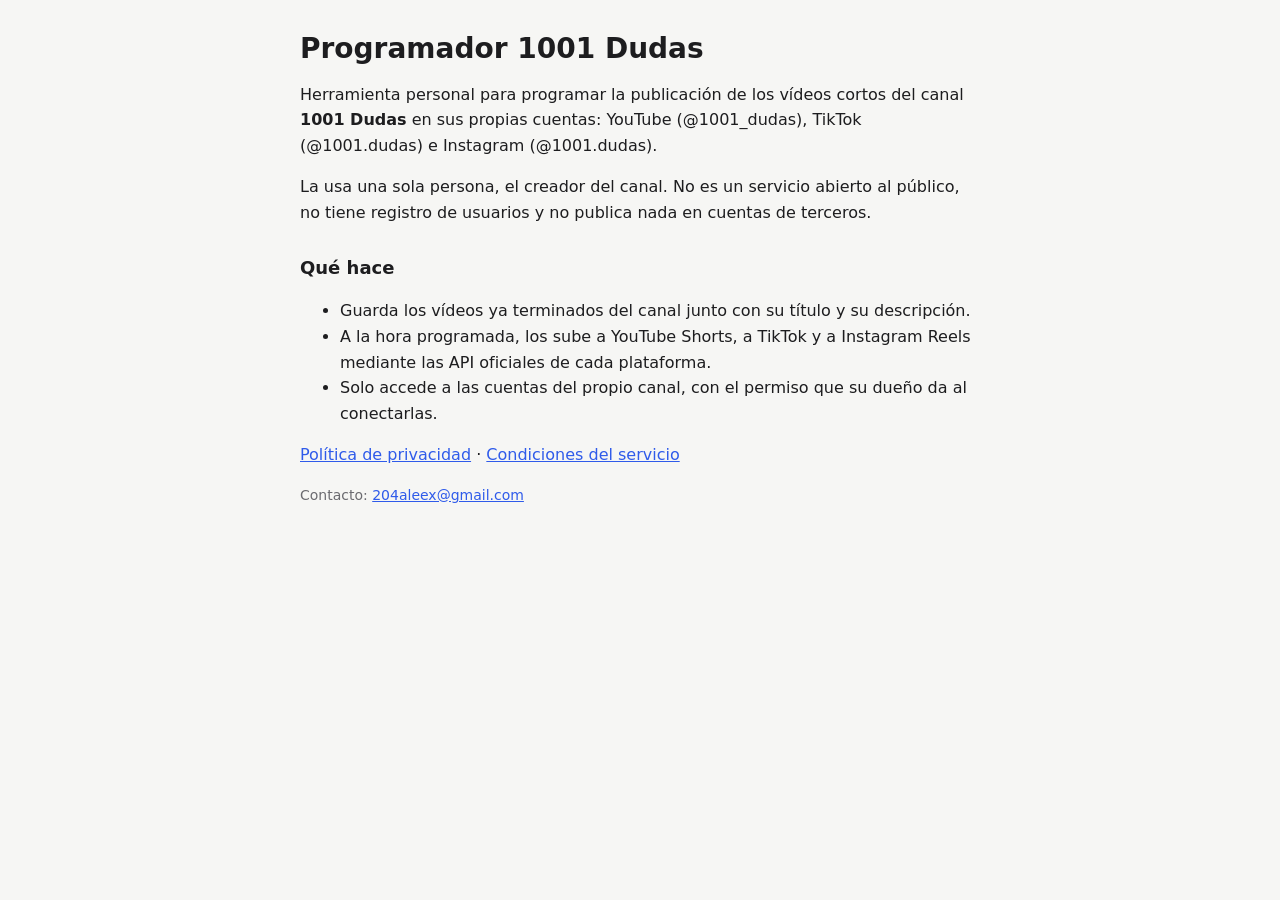
<file: index.html>
<!doctype html>
<html lang="es">
<head>
<meta charset="utf-8">
<meta name="viewport" content="width=device-width, initial-scale=1">
<title>Programador 1001 Dudas</title>
<link rel="stylesheet" href="estilo.css">
</head>
<body>
<main>
  <h1>Programador 1001 Dudas</h1>
  <p>Herramienta personal para programar la publicación de los vídeos cortos del canal <b>1001 Dudas</b>
     en sus propias cuentas: YouTube (@1001_dudas), TikTok (@1001.dudas) e Instagram (@1001.dudas).</p>
  <p>La usa una sola persona, el creador del canal. No es un servicio abierto al público, no tiene registro de usuarios
     y no publica nada en cuentas de terceros.</p>
  <h2>Qué hace</h2>
  <ul>
    <li>Guarda los vídeos ya terminados del canal junto con su título y su descripción.</li>
    <li>A la hora programada, los sube a YouTube Shorts, a TikTok y a Instagram Reels mediante las API oficiales de cada plataforma.</li>
    <li>Solo accede a las cuentas del propio canal, con el permiso que su dueño da al conectarlas.</li>
  </ul>
  <p><a href="privacidad.html">Política de privacidad</a> · <a href="condiciones.html">Condiciones del servicio</a></p>
  <p class="pie">Contacto: <a href="mailto:204aleex@gmail.com">204aleex@gmail.com</a></p>
</main>
</body>
</html>
</file>
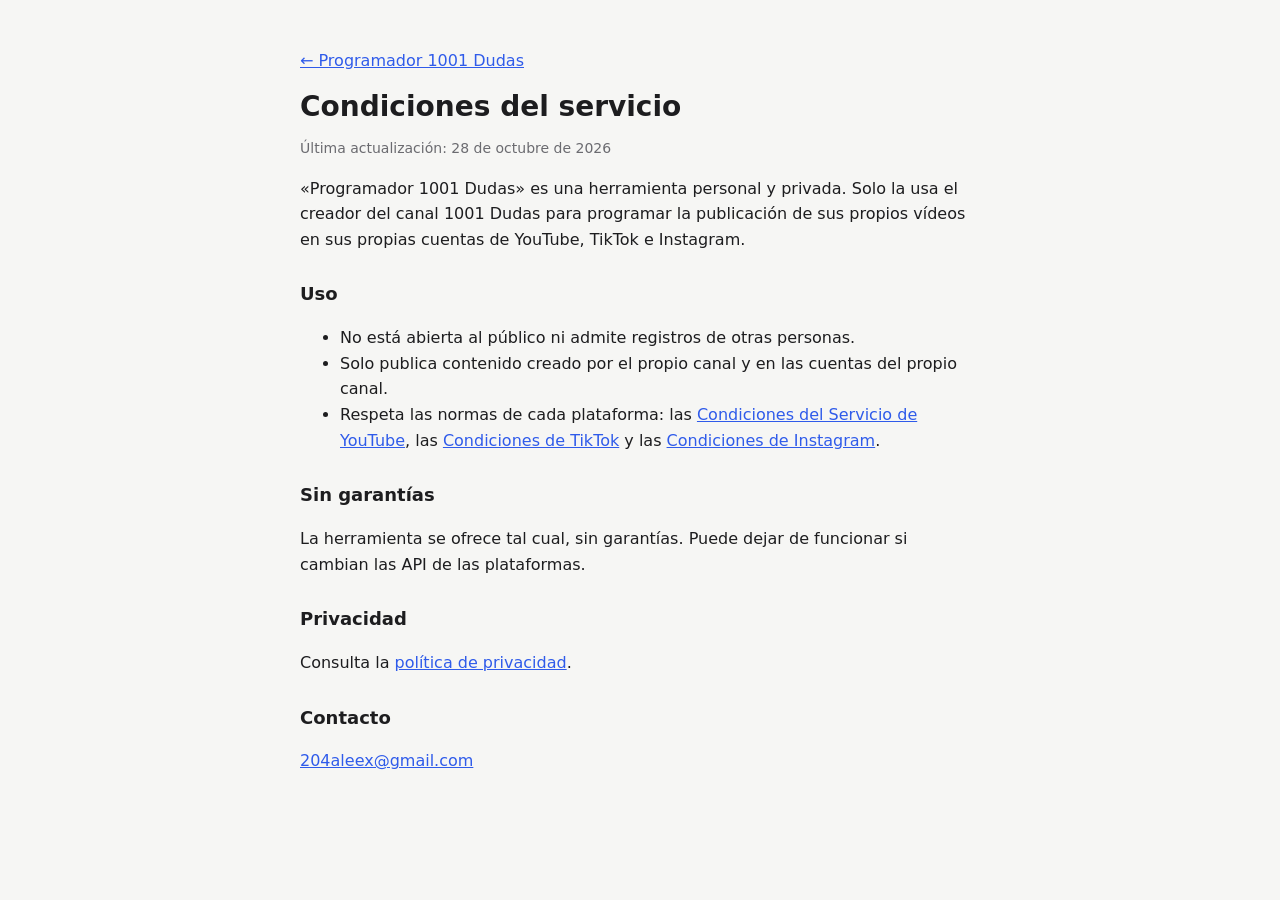
<file: condiciones.html>
<!doctype html>
<html lang="es">
<head>
<meta charset="utf-8">
<meta name="viewport" content="width=device-width, initial-scale=1">
<title>Condiciones · Programador 1001 Dudas</title>
<link rel="stylesheet" href="estilo.css">
</head>
<body>
<main>
  <p><a href="./">← Programador 1001 Dudas</a></p>
  <h1>Condiciones del servicio</h1>
  <p class="pie">Última actualización: 28 de octubre de 2026</p>

  <p>«Programador 1001 Dudas» es una herramienta personal y privada. Solo la usa el creador del canal 1001 Dudas para
     programar la publicación de sus propios vídeos en sus propias cuentas de YouTube, TikTok e Instagram.</p>

  <h2>Uso</h2>
  <ul>
    <li>No está abierta al público ni admite registros de otras personas.</li>
    <li>Solo publica contenido creado por el propio canal y en las cuentas del propio canal.</li>
    <li>Respeta las normas de cada plataforma: las
        <a href="https://www.youtube.com/t/terms">Condiciones del Servicio de YouTube</a>, las
        <a href="https://www.tiktok.com/legal/terms-of-service">Condiciones de TikTok</a> y las
        <a href="https://help.instagram.com/581066165581870">Condiciones de Instagram</a>.</li>
  </ul>

  <h2>Sin garantías</h2>
  <p>La herramienta se ofrece tal cual, sin garantías. Puede dejar de funcionar si cambian las API de las plataformas.</p>

  <h2>Privacidad</h2>
  <p>Consulta la <a href="privacidad.html">política de privacidad</a>.</p>

  <h2>Contacto</h2>
  <p><a href="mailto:204aleex@gmail.com">204aleex@gmail.com</a></p>
</main>
</body>
</html>
</file>
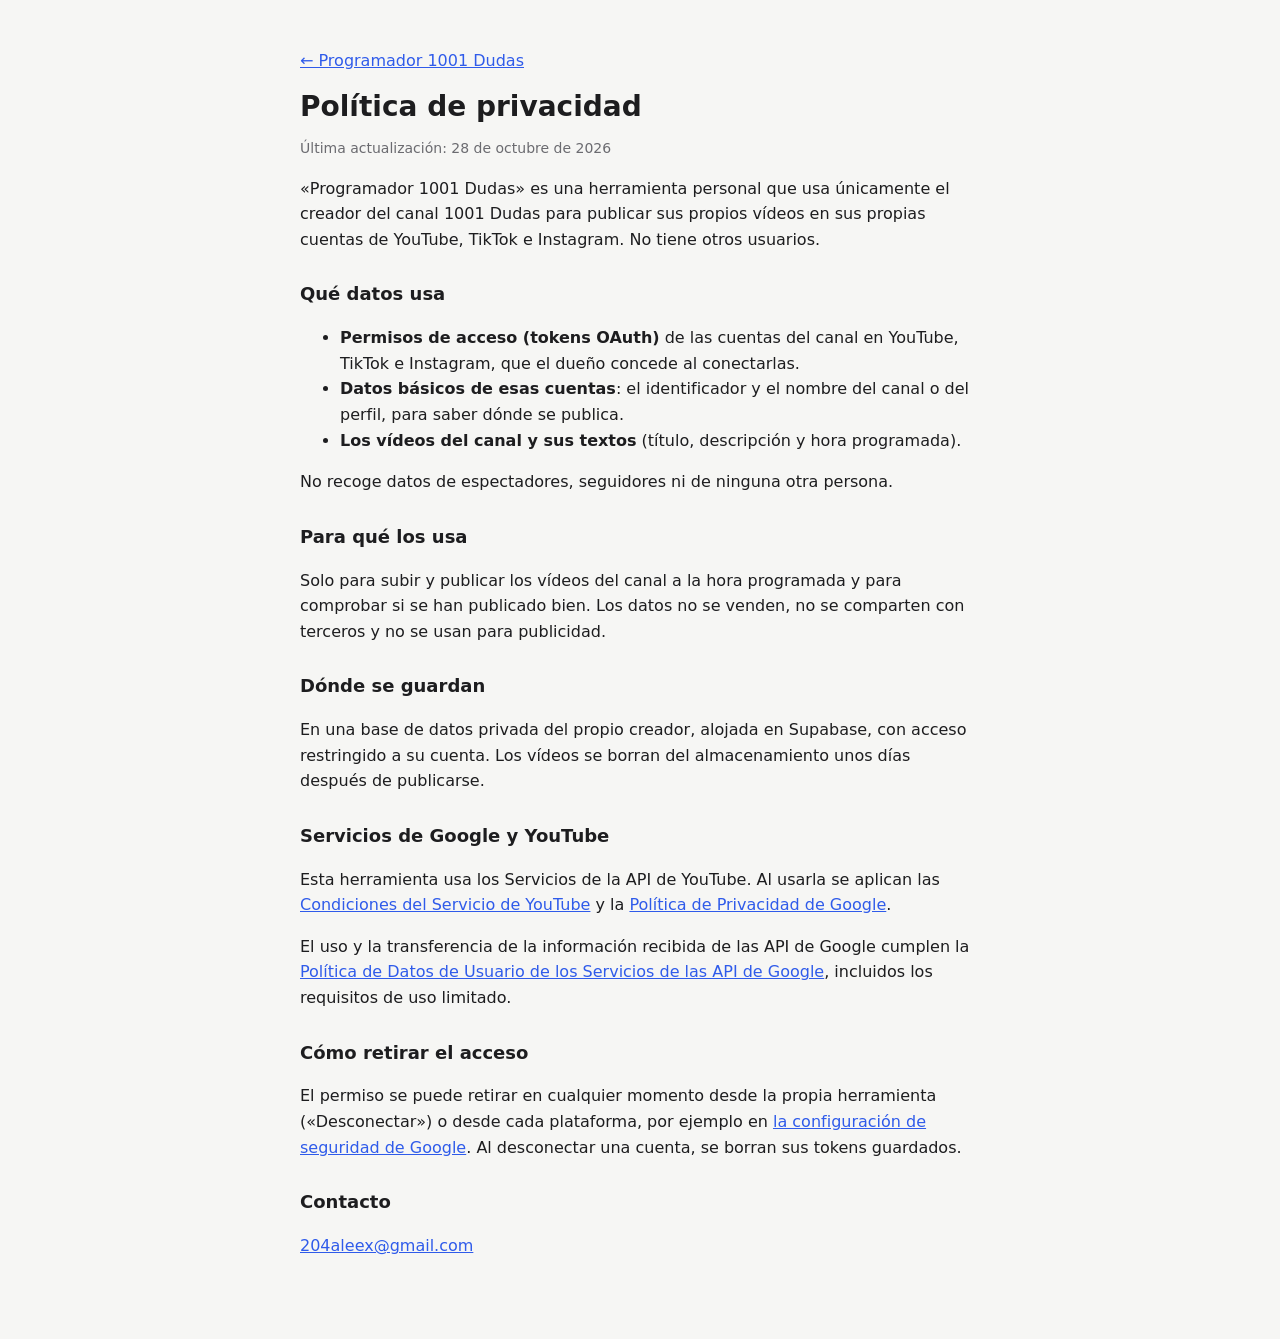
<file: privacidad.html>
<!doctype html>
<html lang="es">
<head>
<meta charset="utf-8">
<meta name="viewport" content="width=device-width, initial-scale=1">
<title>Privacidad · Programador 1001 Dudas</title>
<link rel="stylesheet" href="estilo.css">
</head>
<body>
<main>
  <p><a href="./">← Programador 1001 Dudas</a></p>
  <h1>Política de privacidad</h1>
  <p class="pie">Última actualización: 28 de octubre de 2026</p>

  <p>«Programador 1001 Dudas» es una herramienta personal que usa únicamente el creador del canal 1001 Dudas para
     publicar sus propios vídeos en sus propias cuentas de YouTube, TikTok e Instagram. No tiene otros usuarios.</p>

  <h2>Qué datos usa</h2>
  <ul>
    <li><b>Permisos de acceso (tokens OAuth)</b> de las cuentas del canal en YouTube, TikTok e Instagram, que el dueño
        concede al conectarlas.</li>
    <li><b>Datos básicos de esas cuentas</b>: el identificador y el nombre del canal o del perfil, para saber dónde se publica.</li>
    <li><b>Los vídeos del canal y sus textos</b> (título, descripción y hora programada).</li>
  </ul>
  <p>No recoge datos de espectadores, seguidores ni de ninguna otra persona.</p>

  <h2>Para qué los usa</h2>
  <p>Solo para subir y publicar los vídeos del canal a la hora programada y para comprobar si se han publicado bien.
     Los datos no se venden, no se comparten con terceros y no se usan para publicidad.</p>

  <h2>Dónde se guardan</h2>
  <p>En una base de datos privada del propio creador, alojada en Supabase, con acceso restringido a su cuenta.
     Los vídeos se borran del almacenamiento unos días después de publicarse.</p>

  <h2>Servicios de Google y YouTube</h2>
  <p>Esta herramienta usa los Servicios de la API de YouTube. Al usarla se aplican las
     <a href="https://www.youtube.com/t/terms">Condiciones del Servicio de YouTube</a> y la
     <a href="https://policies.google.com/privacy">Política de Privacidad de Google</a>.</p>
  <p>El uso y la transferencia de la información recibida de las API de Google cumplen la
     <a href="https://developers.google.com/terms/api-services-user-data-policy">Política de Datos de Usuario de los Servicios de las API de Google</a>,
     incluidos los requisitos de uso limitado.</p>

  <h2>Cómo retirar el acceso</h2>
  <p>El permiso se puede retirar en cualquier momento desde la propia herramienta («Desconectar») o desde cada plataforma,
     por ejemplo en <a href="https://myaccount.google.com/permissions">la configuración de seguridad de Google</a>.
     Al desconectar una cuenta, se borran sus tokens guardados.</p>

  <h2>Contacto</h2>
  <p><a href="mailto:204aleex@gmail.com">204aleex@gmail.com</a></p>
</main>
</body>
</html>
</file>
<file: estilo.css>
:root { --bg: #f6f6f4; --texto: #1d1d1f; --suave: #6b6b70; --acento: #2f5bea; }
@media (prefers-color-scheme: dark) { :root { --bg: #141416; --texto: #ececee; --suave: #9a9aa2; --acento: #6f8dff; } }
body { margin: 0; background: var(--bg); color: var(--texto); font: 16px/1.6 system-ui, -apple-system, "Segoe UI", sans-serif; }
main { max-width: 680px; margin: 0 auto; padding: 32px 16px 64px; }
h1 { font-size: 28px; line-height: 1.2; margin: 0 0 12px; }
h2 { font-size: 18px; margin: 28px 0 6px; }
a { color: var(--acento); }
.pie { color: var(--suave); font-size: 14px; }
</file>
